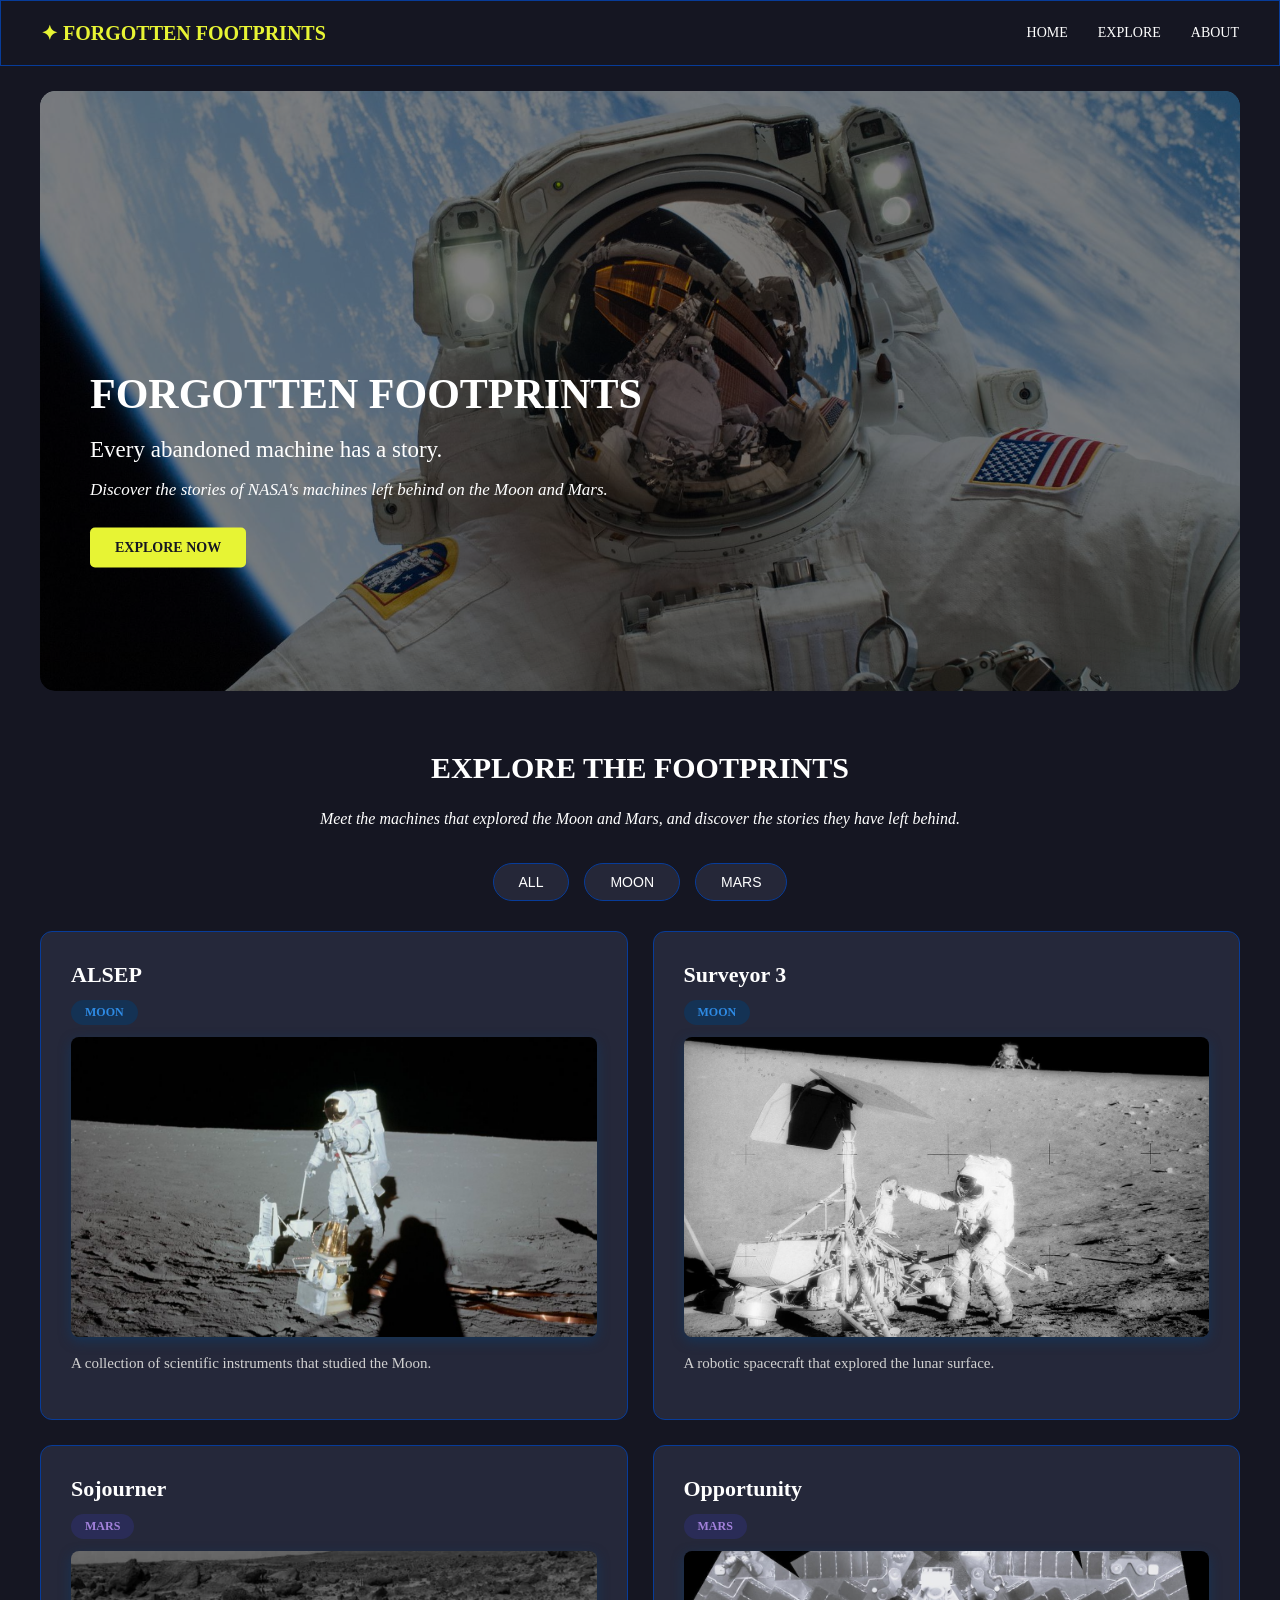
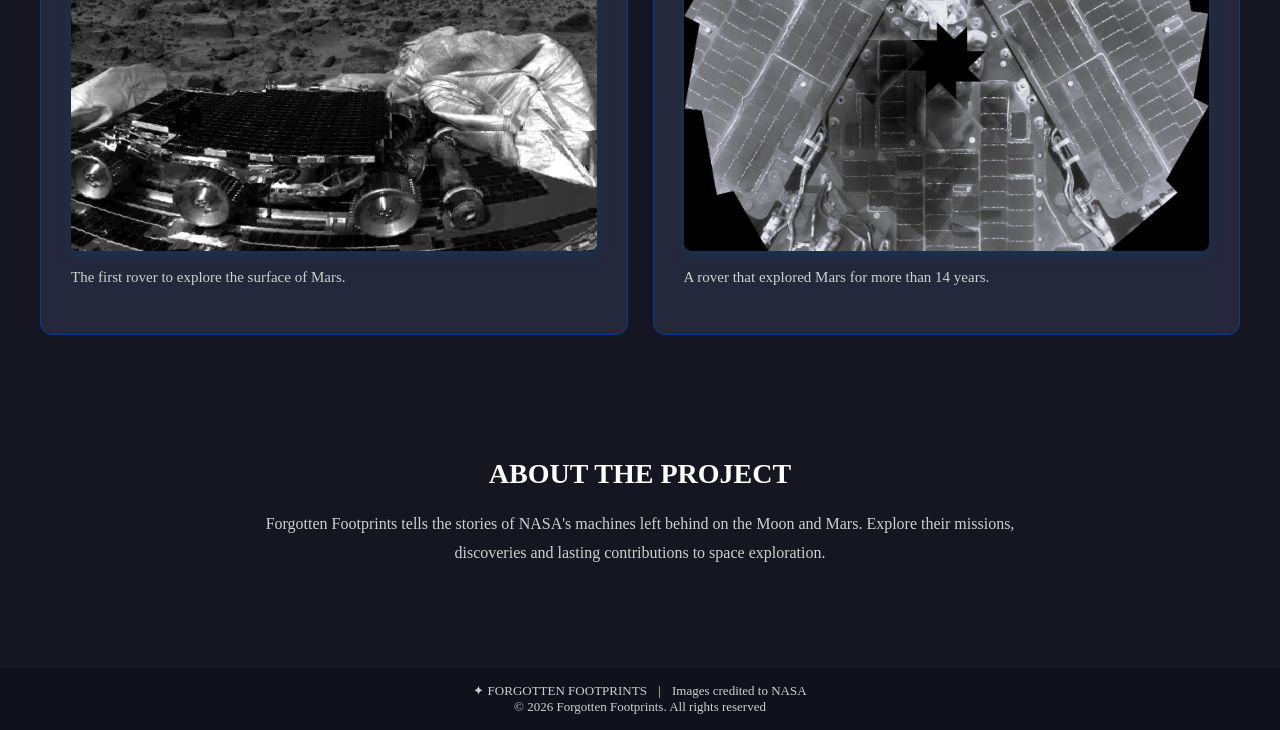
<file: index.html>
<!DOCTYPE html>
<html lang="en">
    <head>
        <meta charset="UTF-8">
        <meta name="viewport" content="width=device-width, initial-scale=1.0">
        <title>Forgotten Footprints</title>

        <link rel="stylesheet" href="style.css">
    </head>
    <body id="home">
        <nav class="navbar">
            <div class="logo">✦ FORGOTTEN FOOTPRINTS</div>
            <div class="nav-links">
                <a href="#home">HOME</a>
                <a href="#explore">EXPLORE</a>
                <a href="#about">ABOUT</a>
            </div>
        </nav>

        <section class="hero-banner">

            <img src="Images/hero-space.jpg" alt="Astronaut floating above Earth">
            
            <div class="hero-content">
                <h1>FORGOTTEN FOOTPRINTS</h1>
                <h2>Every abandoned machine has a story.</h2>
                <p>Discover the stories of NASA's machines left behind on the Moon and Mars.</p>
                <a href="#explore" class="explore-button">EXPLORE NOW</a>
            </div>
        </section>

        <section class="explore-section" id="explore">

            <h2>EXPLORE THE FOOTPRINTS</h2>

            <p class="explore-description">
                Meet the machines that explored the Moon and Mars,
                and discover the stories they have left behind.
            </p>

            <div class="filter-buttons">
                <button data-filter="all">ALL</button>
                <button data-filter="moon">MOON</button>
                <button data-filter="mars">MARS</button>
            </div>

            <div class="machine-container">

                <a href="alsep.html" class="machine-card" data-planet="moon">
                    <h3>ALSEP</h3>
                    <span class="planet-label moon">MOON</span>
                    
                    <img src="Images/ALSEP/alsep-alan-bean-deployment.jpg.jpg" alt="ALSEP deployment on the Moon">

                    <p>A collection of scientific instruments that studied the Moon.</p>

                </a>
                <a href="surveyor-3.html" class="machine-card" data-planet="moon">
                    <h3>Surveyor 3</h3>
                    <span class="planet-label moon">MOON</span>

                    <img class="surveyor-thumb" src="Images/Surveyor-3/surveyor-3-apollo-12-lunar-module.jpg" alt="surveyor-3-apollo-12-lunar-module">
                    
                    <p>A robotic spacecraft that explored the lunar surface.</p>
                </a>

                <a href="sojourner.html" class="machine-card" data-planet="mars">
                    <h3>Sojourner</h3>
                    <span class="planet-label mars">MARS</span>

                    <img src="Images/Sojourner/sojourner-before-deployment-t.jpg" alt="Sojourner rover before deployment on Mars">

                    <p>The first rover to explore the surface of Mars.</p>
                </a>

                <a href="opportunity.html" class="machine-card" data-planet="mars">
                    <h3>Opportunity</h3>
                    <span class="planet-label mars">MARS</span>

                    <img src="Images/Opportunity/opportunity-self-portrait-baw.jpg" alt="opportunity-self-portrait-baw">
                    <p>A rover that explored Mars for more than 14 years.</p>
                </a>


            </div>

        </section>
        <section class="about-section" id="about">
            <h2>ABOUT THE PROJECT</h2>
                <p>
                    Forgotten Footprints tells the stories of NASA's machines
                    left behind on the Moon and Mars. Explore their missions,
                    discoveries and lasting contributions to space exploration.
                </p>
        </section>
            <footer class="footer">
                <p>✦ FORGOTTEN FOOTPRINTS <span>|</span> Images credited to NASA</p>
                <p>© 2026 Forgotten Footprints. All rights reserved</p>
            </footer>

            <script src="script.js"></script>
    </body>
</html>
</file>
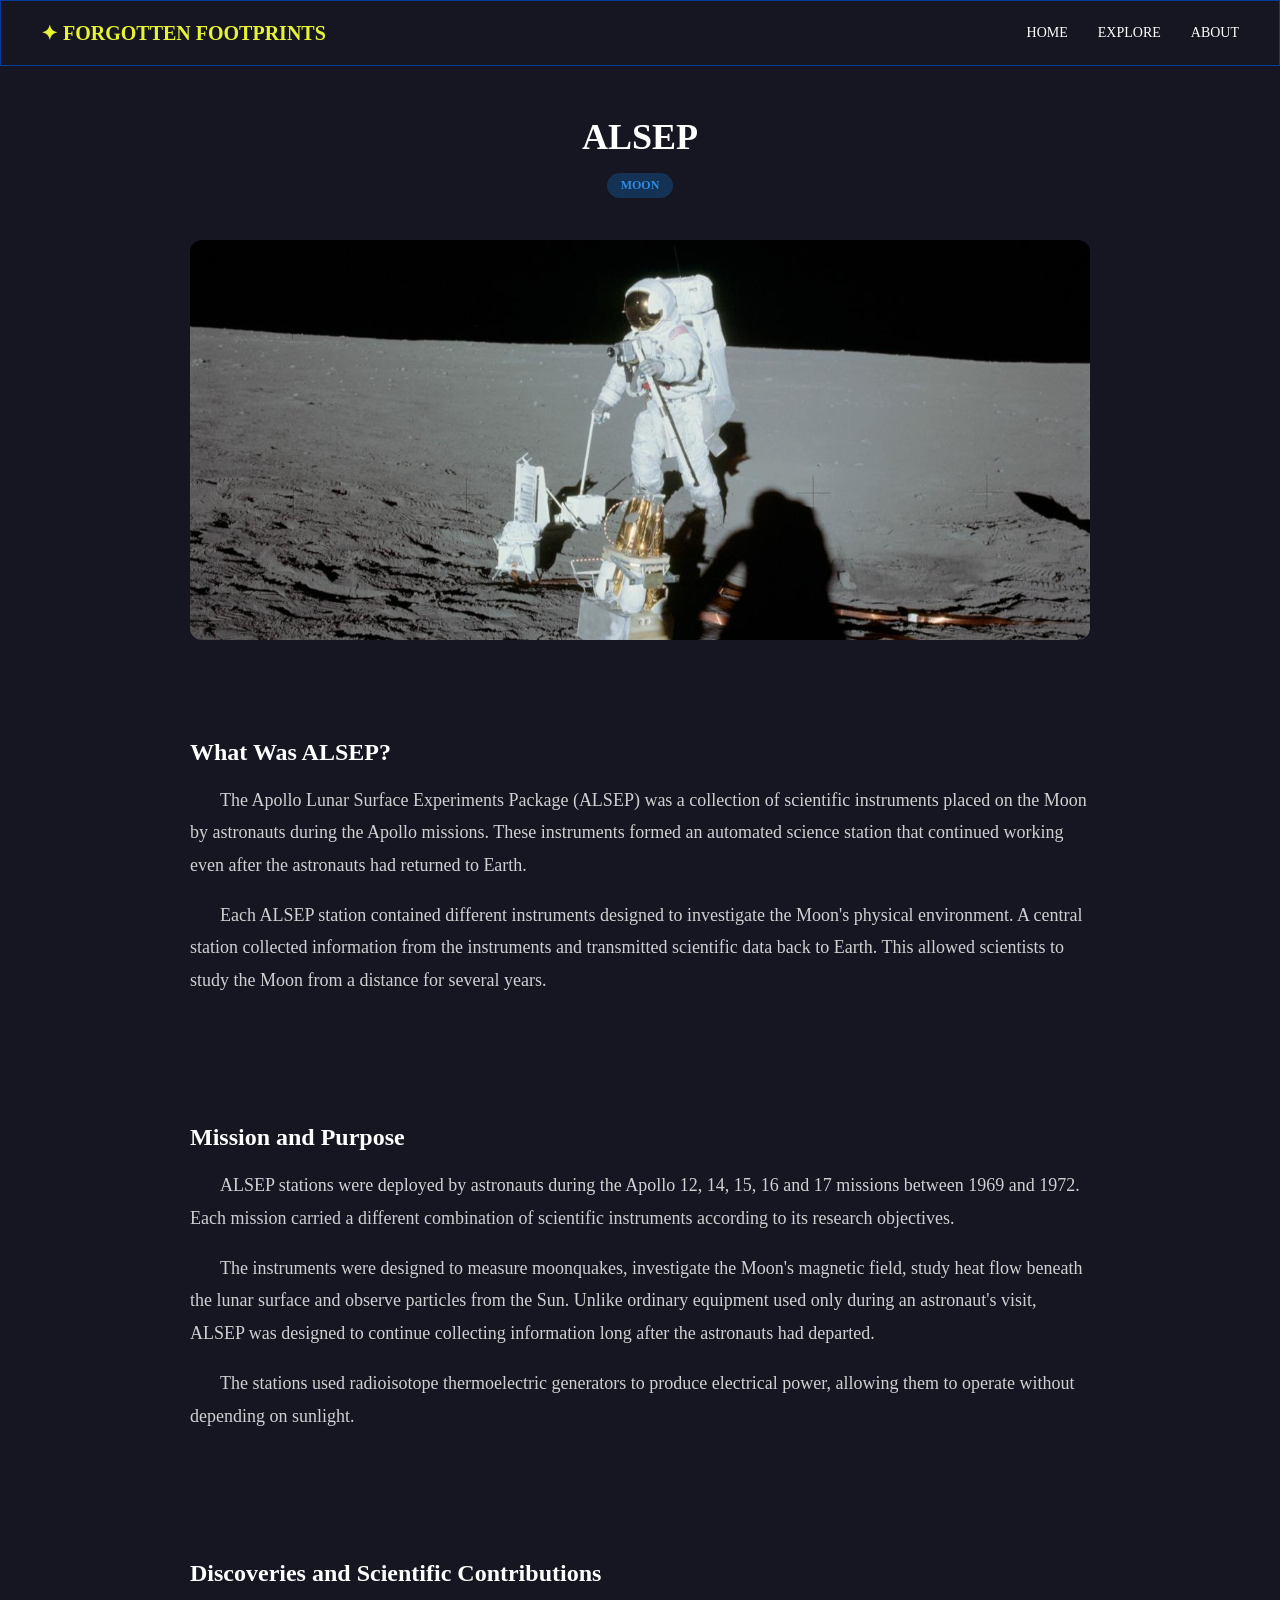
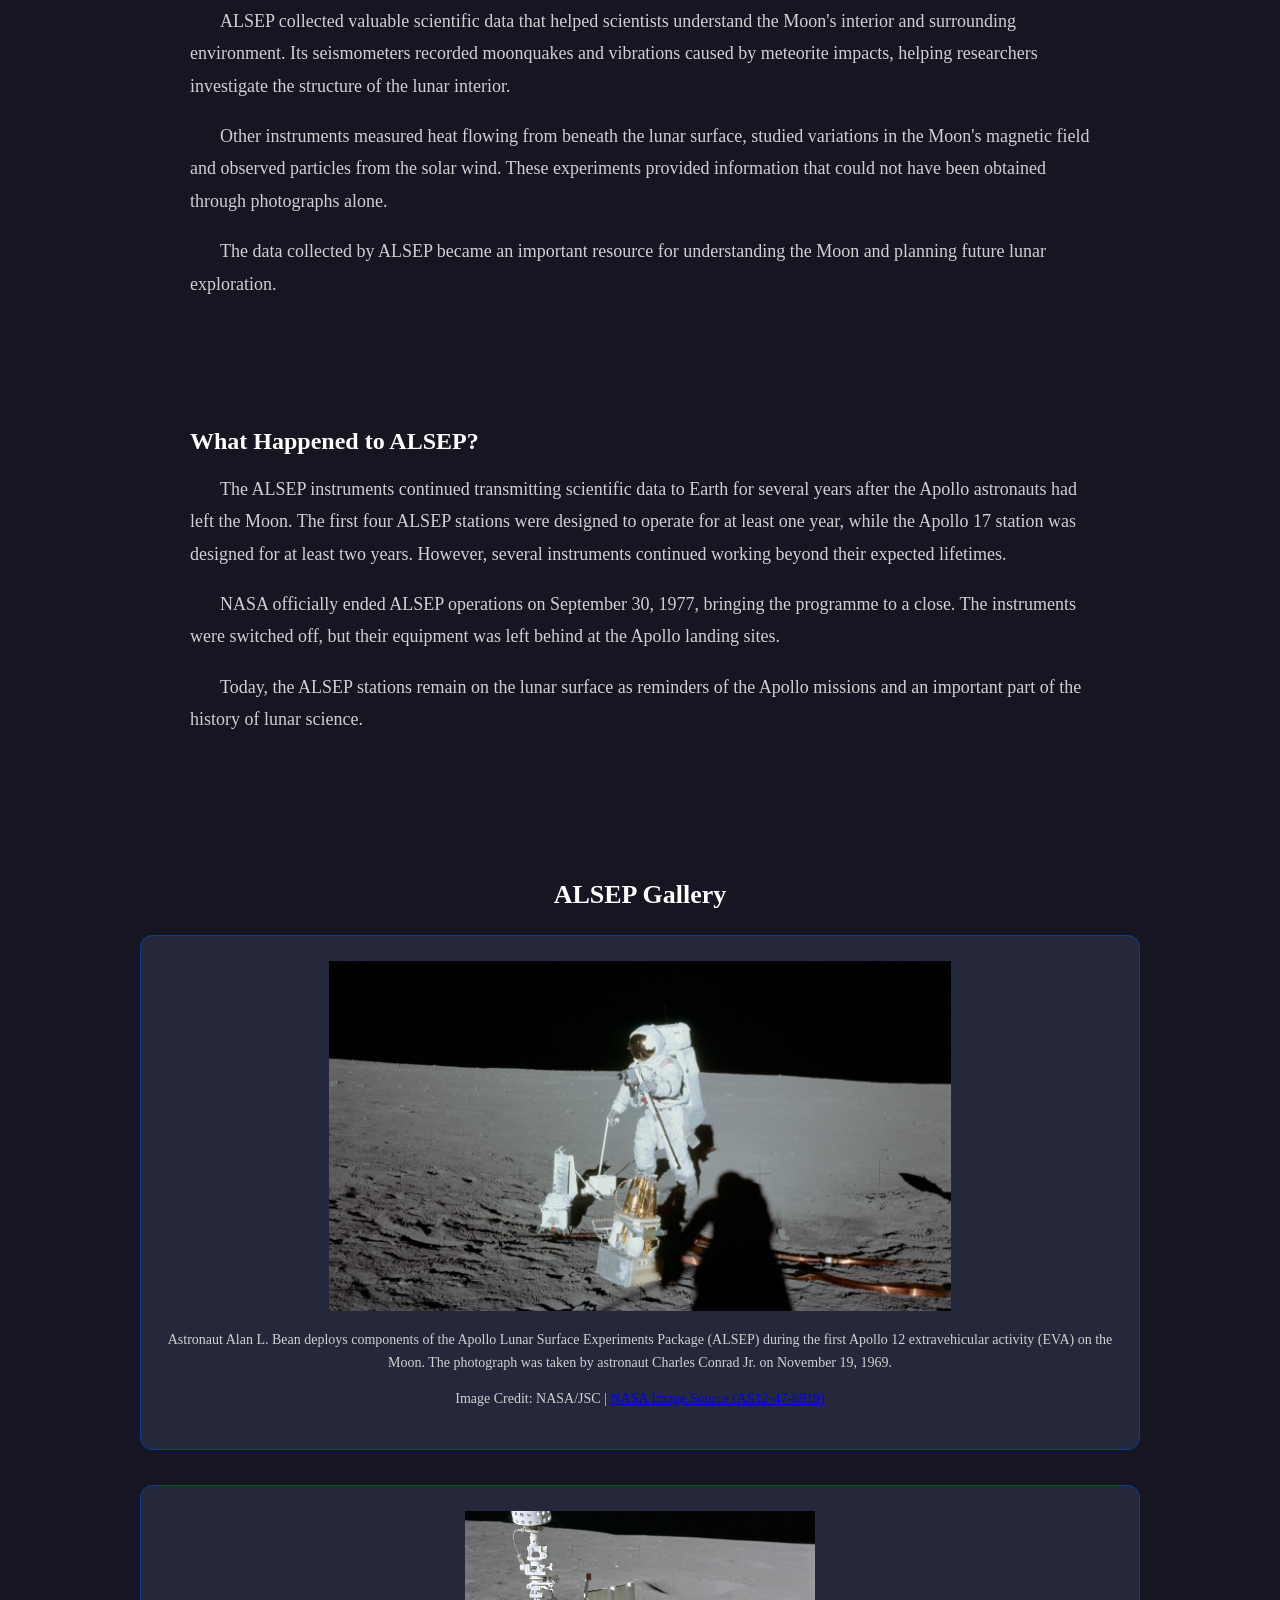
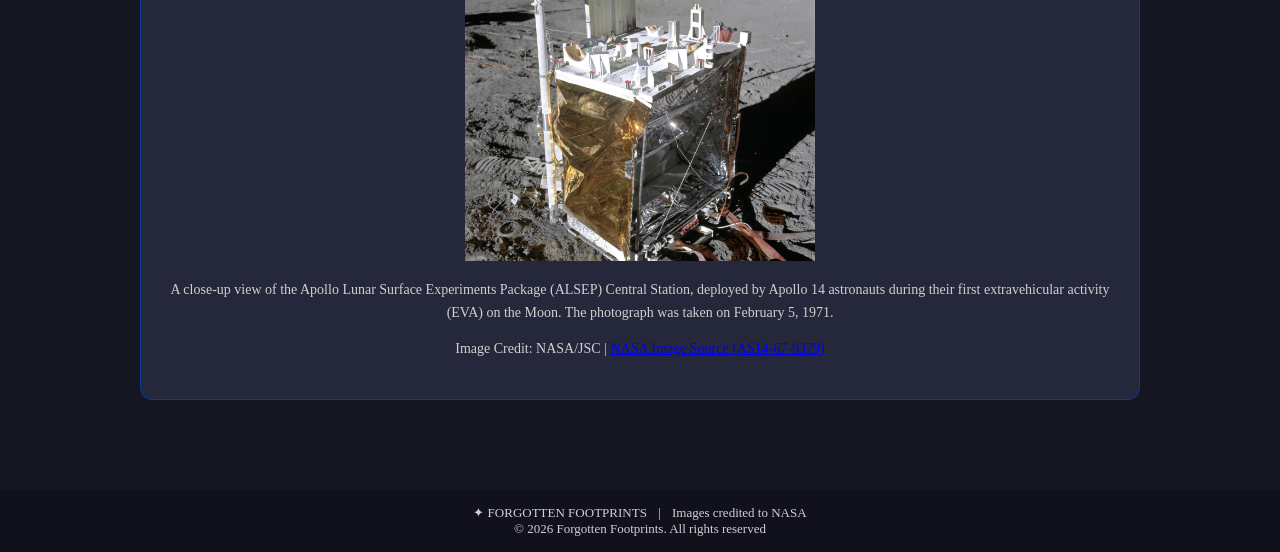
<file: alsep.html>
<!DOCTYPE html>
<html lang="en">
    <head>
        <meta charset="UTF-8">
        <meta name="viewport" content="width=device-width, initial-scale=1.0">
        <title>ALSEP | Forgotten Footprints</title> 

        <link rel="stylesheet" href="style.css">
    </head>

    <body>
        <nav class="navbar">
            <div class="logo">✦ FORGOTTEN FOOTPRINTS</div>

            <div class="nav-links">
                <a href="index.html">HOME</a>
                <a href="index.html#explore">EXPLORE</a>
                <a href="index.html#about">ABOUT</a>
            </div>
        </nav>

        <section class="machine-header">
            <h1>ALSEP</h1>
            <span class="planet-label moon">MOON</span>
        </section>

        <section class="machine-hero">
            <img src="Images/ALSEP/alsep-alan-bean-deployment.jpg.jpg" alt="alsep-alan-bean-deployments">
        </section>

        <section class="story-section">
            <h2>What Was ALSEP?</h2>
            <p>
                The Apollo Lunar Surface Experiments Package (ALSEP) was a 
                collection of scientific instruments placed on the Moon by 
                astronauts during the Apollo missions. These instruments 
                formed an automated science station that continued working 
                even after the astronauts had returned to Earth.
            </p>

            <p>
                Each ALSEP station contained different instruments designed 
                to investigate the Moon's physical environment. A central 
                station collected information from the instruments and 
                transmitted scientific data back to Earth. This allowed 
                scientists to study the Moon from a distance for several years.
            </p>
        </section>

        <section class="story-section">
            <h2>Mission and Purpose</h2>
            <p>
                ALSEP stations were deployed by astronauts during the Apollo 
                12, 14, 15, 16 and 17 missions between 1969 and 1972. Each 
                mission carried a different combination of scientific instruments 
                according to its research objectives.
            </p>

            <p>
                 The instruments were designed to measure moonquakes, investigate 
                 the Moon's magnetic field, study heat flow beneath the lunar 
                 surface and observe particles from the Sun. Unlike ordinary 
                 equipment used only during an astronaut's visit, ALSEP was 
                 designed to continue collecting information long after the 
                 astronauts had departed.
            </p>

            <p>
               The stations used radioisotope thermoelectric generators to 
               produce electrical power, allowing them to operate without depending on sunlight.
            </p>
            
        </section>

        <section class="story-section">
            <h2>Discoveries and Scientific Contributions</h2>
            <p>
                ALSEP collected valuable scientific data that helped scientists 
                understand the Moon's interior and surrounding environment. 
                Its seismometers recorded moonquakes and vibrations caused by 
                meteorite impacts, helping researchers investigate the structure 
                of the lunar interior.
            </p>

            <p>
                Other instruments measured heat flowing from beneath the lunar 
                surface, studied variations in the Moon's magnetic field and 
                observed particles from the solar wind. These experiments provided 
                information that could not have been obtained through photographs alone.
            </p>

            <p>
                The data collected by ALSEP became an important resource for 
                understanding the Moon and planning future lunar exploration.
            </p>
        </section>

        <section class="story-section">
            <h2>What Happened to ALSEP?</h2>
            <p>
                The ALSEP instruments continued transmitting scientific data 
                to Earth for several years after the Apollo astronauts had 
                left the Moon. The first four ALSEP stations were designed to operate
                for at least one year, while the Apollo 17 station was designed
                for at least two years. However, several instruments continued
                working beyond their expected lifetimes.
            </p>

            <p>
                NASA officially ended ALSEP operations on September 30, 1977, 
                bringing the programme to a close. The instruments were switched off, 
                but their equipment was left behind at the Apollo landing sites.
            </p>

            <p>
                Today, the ALSEP stations remain on the lunar surface as reminders of 
                the Apollo missions and an important part of the history of lunar science.
            </p>
        </section>

        <section class="image-gallery">

            <h2>ALSEP Gallery</h2>
            <div class="gallery-container">
                <div class="gallery-item">
                    <img src="Images/ALSEP/alsep-alan-bean-deployment-t.jpg" alt="ALSEP equipment on the lunar surface">
                    <p>
                        Astronaut Alan L. Bean deploys components of the Apollo Lunar Surface
                        Experiments Package (ALSEP) during the first Apollo 12 extravehicular
                        activity (EVA) on the Moon. The photograph was taken by astronaut
                        Charles Conrad Jr. on November 19, 1969.
                    </p>
                    <p class="image-credit">
                        Image Credit: NASA/JSC |
                        <a href="https://images.nasa.gov/details/as12-47-6919"
                        target="_blank" rel="noopener noreferrer">
                        NASA Image Source (AS12-47-6919)
                        </a>
                    </p>
                </div>

                <div class="gallery-item">
                    <img src="Images/ALSEP/alsep-central-station.jpg.jpg" alt="ALSEP scientific instruments">
                    <p>
                        A close-up view of the Apollo Lunar Surface Experiments Package
                        (ALSEP) Central Station, deployed by Apollo 14 astronauts during
                        their first extravehicular activity (EVA) on the Moon. The photograph
                        was taken on February 5, 1971.
                    </p>
                    <p class="image-credit">
                        Image Credit: NASA/JSC |
                        <a href="https://images.nasa.gov/details/as14-67-09379"
                        target="_blank" rel="noopener noreferrer">
                        NASA Image Source (AS14-67-9379)
                        </a>
                    </p>
                </div>
            </div>
            
        </section>

        <footer class="footer">
            <p>✦ FORGOTTEN FOOTPRINTS <span>|</span> Images credited to NASA</p>
            <p>© 2026 Forgotten Footprints. All rights reserved</p>
        </footer>

    </body>
</html>
</file>
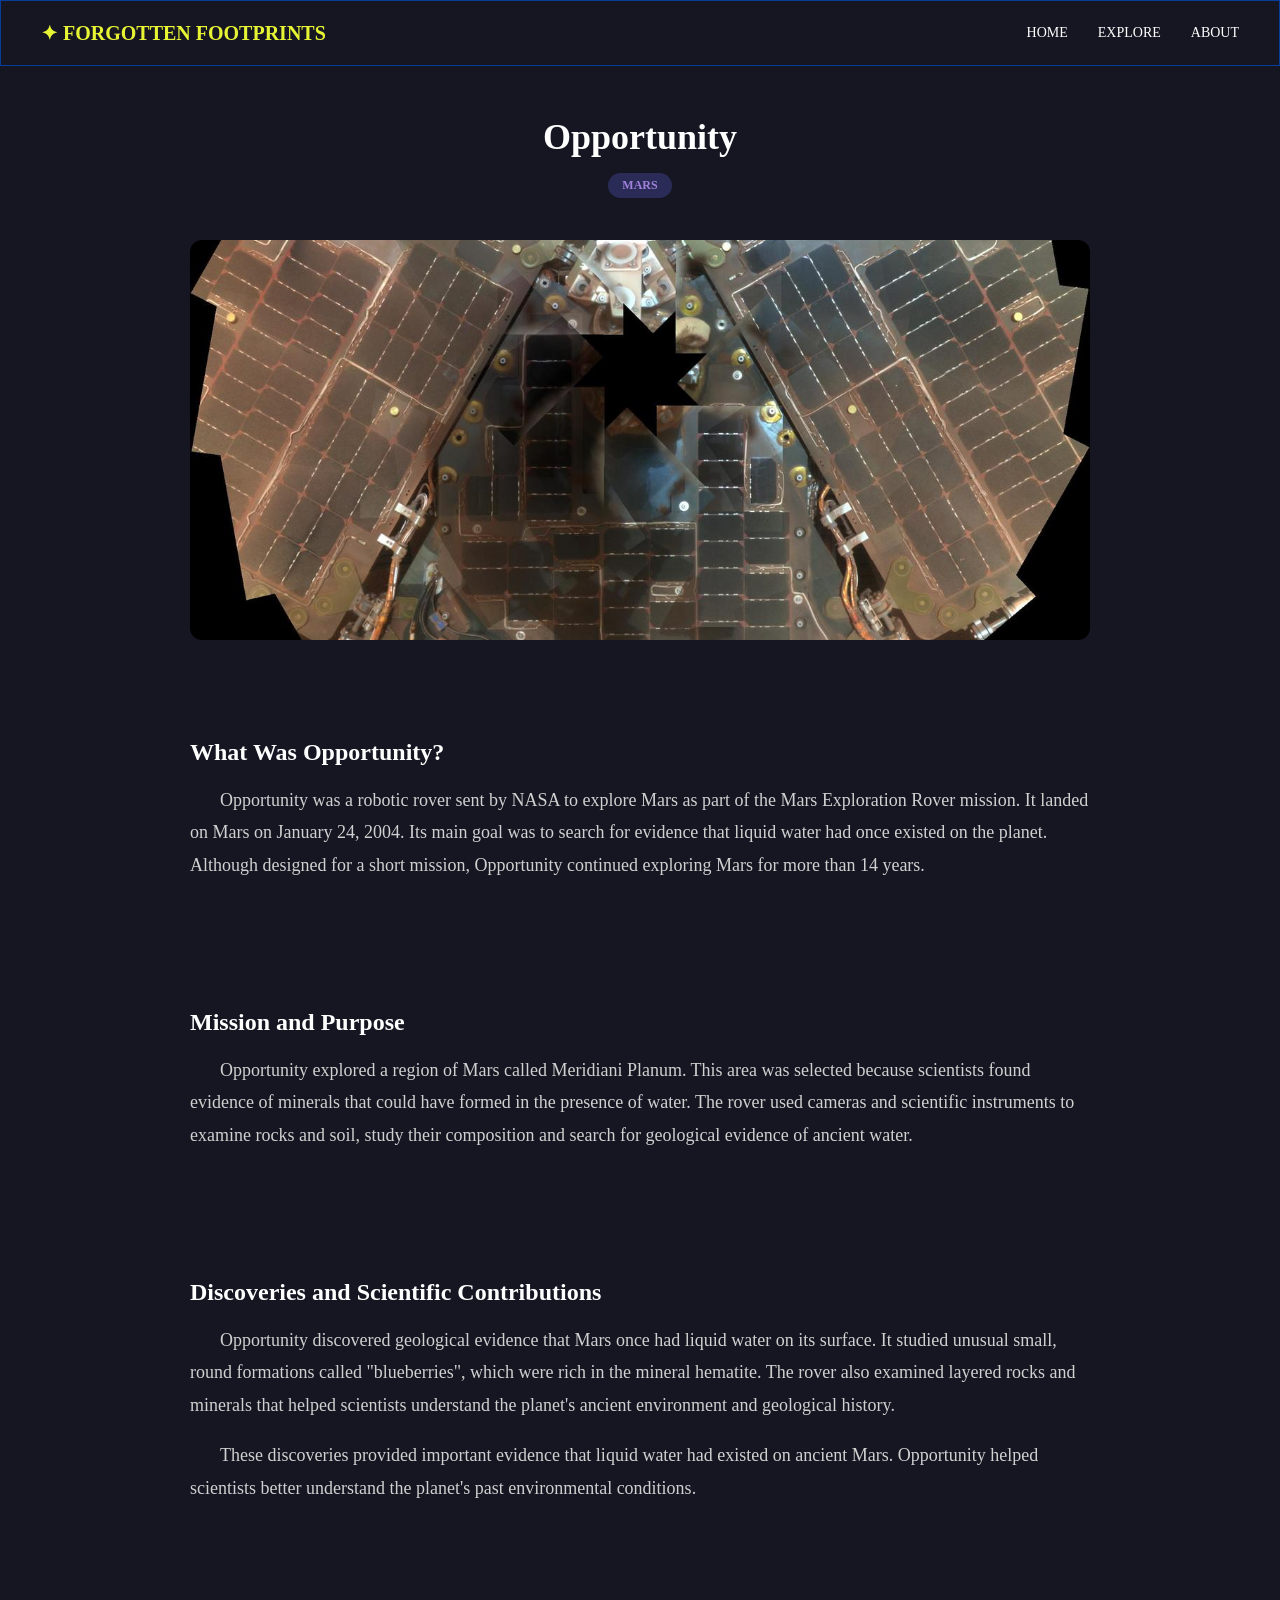
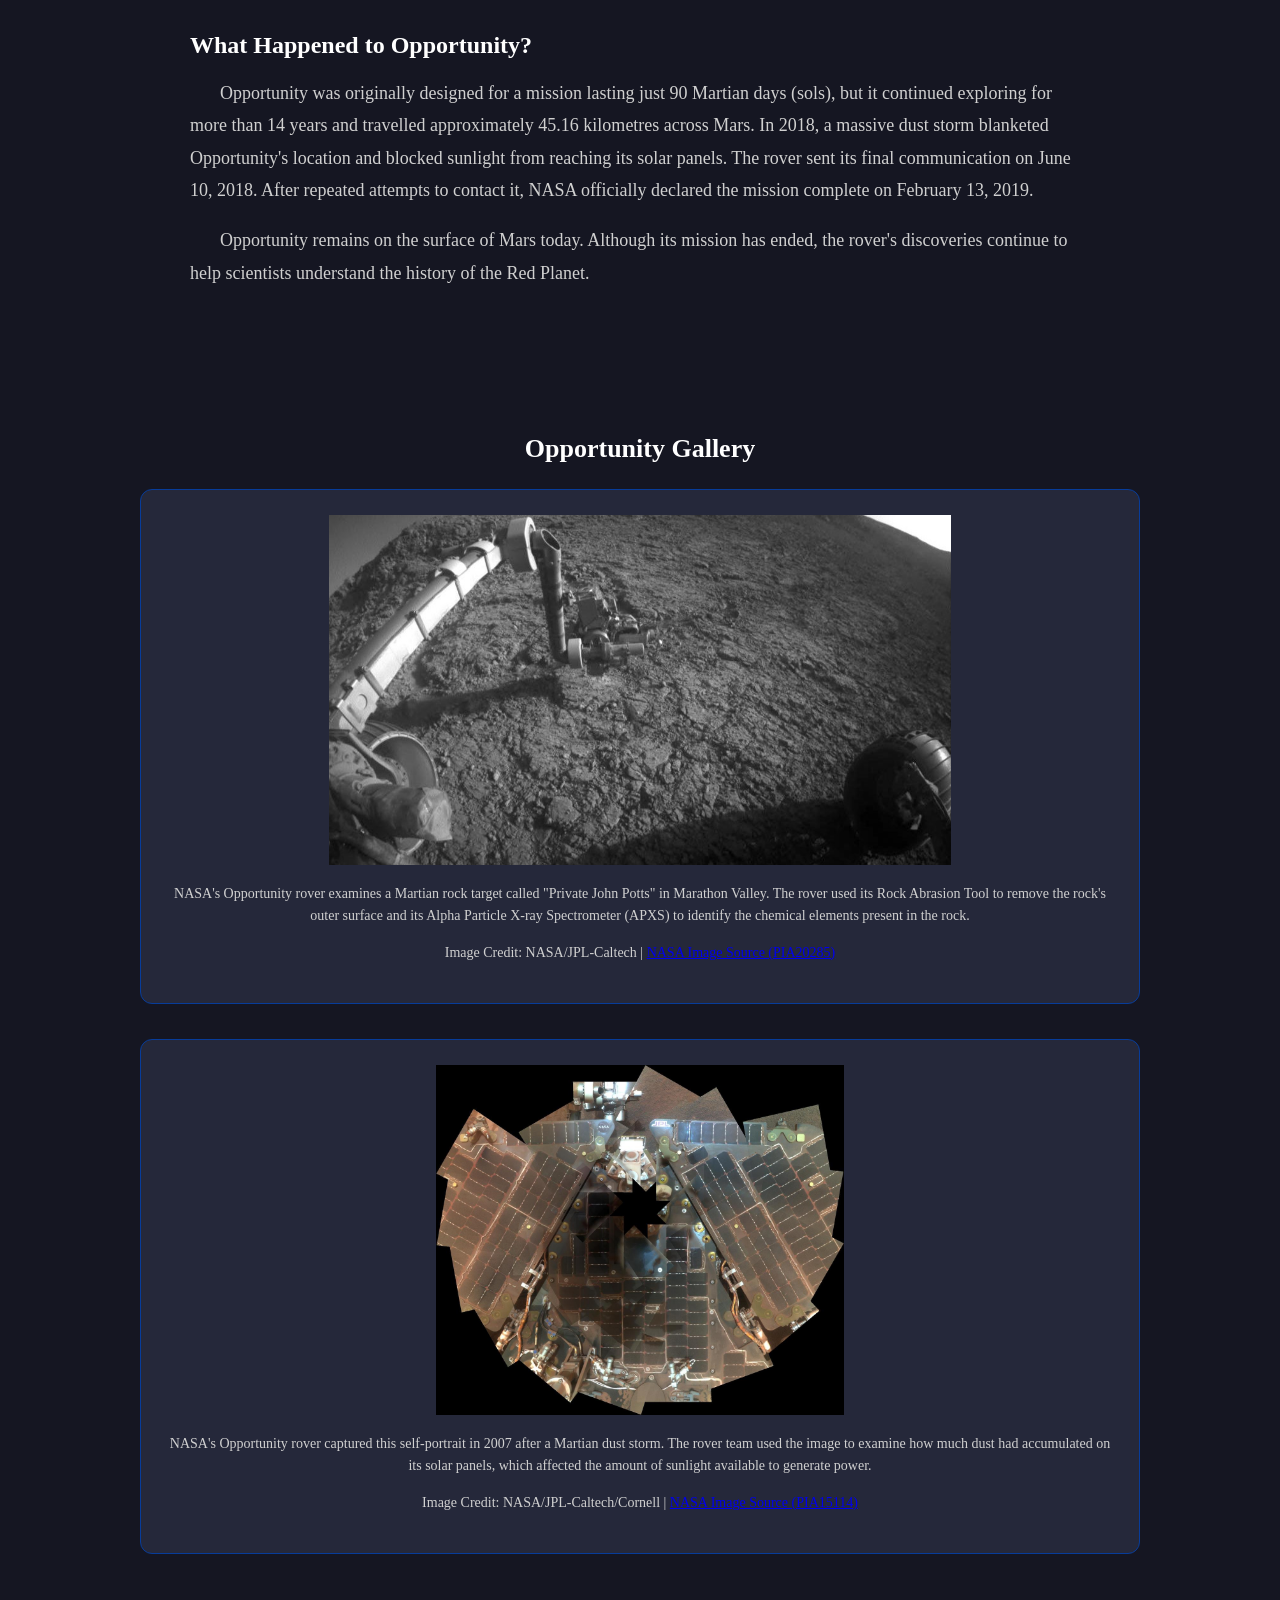
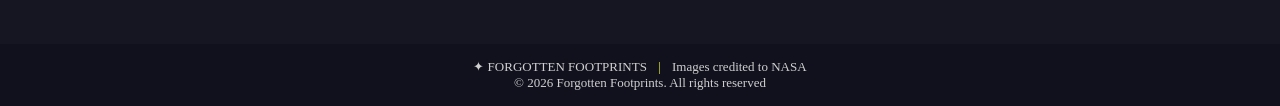
<file: opportunity.html>
<!DOCTYPE html>
<html lang="en">
    <head>
        <meta charset="UTF-8">
        <meta name="viewport" content="width=device-width, initial-scale=1.0">
        <title>Opportunity | Forgotten Footprints</title> 

        <link rel="stylesheet" href="style.css">
    </head>

    <body>
        <nav class="navbar">
            <div class="logo">✦ FORGOTTEN FOOTPRINTS</div>

            <div class="nav-links">
                <a href="index.html">HOME</a>
                <a href="index.html#explore">EXPLORE</a>
                <a href="index.html#about">ABOUT</a>
            </div>
        </nav>

        <section class="machine-header">
            <h1>Opportunity</h1>
            <span class="planet-label mars">MARS</span>
        </section>

        <section class="machine-hero">
            <img src="Images/Opportunity/opportunity-self-portrait.jpg" alt="opportunity-self-portrait">
        </section>

        <section class="story-section">
            <h2>What Was Opportunity?</h2>
            <p>
                Opportunity was a robotic rover sent by NASA to explore
                Mars as part of the Mars Exploration Rover mission.
                It landed on Mars on January 24, 2004. Its main goal
                was to search for evidence that liquid water had once
                existed on the planet. Although designed for a short
                mission, Opportunity continued exploring Mars for
                more than 14 years.
            </p>
        </section>

        <section class="story-section">
            <h2>Mission and Purpose</h2>
            <p>
                Opportunity explored a region of Mars called Meridiani
                Planum. This area was selected because scientists
                found evidence of minerals that could have formed
                in the presence of water. The rover used cameras and
                scientific instruments to examine rocks and soil,
                study their composition and search for geological
                evidence of ancient water.
            </p>
        </section>

        <section class="story-section">
            <h2>Discoveries and Scientific Contributions</h2>
            <p>
                Opportunity discovered geological evidence that Mars
                once had liquid water on its surface. It studied
                unusual small, round formations called "blueberries",
                which were rich in the mineral hematite. The rover
                also examined layered rocks and minerals that helped
                scientists understand the planet's ancient environment
                and geological history.
            </p>

            <p>
                These discoveries provided important evidence that
                liquid water had existed on ancient Mars. Opportunity
                helped scientists better understand the planet's
                past environmental conditions.
            </p>
        </section>

        <section class="story-section">
            <h2>What Happened to Opportunity?</h2>
            <p>
                Opportunity was originally designed for a mission
                lasting just 90 Martian days (sols), but it continued
                exploring for more than 14 years and travelled
                approximately 45.16 kilometres across Mars.
                In 2018, a massive dust storm blanketed Opportunity's
                location and blocked sunlight from reaching its solar panels.
                The rover sent its final communication on June 10,
                2018. After repeated attempts to contact it, NASA
                officially declared the mission complete on
                February 13, 2019.
            </p>

            <p>
                Opportunity remains on the surface of Mars today.
                Although its mission has ended, the rover's discoveries
                continue to help scientists understand the history
                of the Red Planet.
            </p>
        </section>

        <section class="image-gallery">
            <h2>Opportunity Gallery</h2>
            <div class="gallery-container">
                <div class="gallery-item">
                    <img src="Images/Opportunity/opportunity-rock-examination.jpg" alt="opportunity-rock-examination">
                    <p>
                        NASA's Opportunity rover examines a Martian rock target 
                       called "Private John Potts" in Marathon Valley. The rover 
                       used its Rock Abrasion Tool to remove the rock's outer 
                       surface and its Alpha Particle X-ray Spectrometer 
                       (APXS) to identify the chemical elements present 
                       in the rock.
                    </p>
                    <p class="image-credit">
                        Image Credit: NASA/JPL-Caltech |
                        <a href="https://science.nasa.gov/photojournal/mars-rover-opportunity-at-rock-abrasion-target-potts/"
                        target="_blank" rel="noopener noreferrer">
                        NASA Image Source (PIA20285)
                        </a>
                    </p>
                    
                </div>

                <div class="gallery-item">
                    <img src="Images/Opportunity/opportunity-self-portrait.jpg" alt="opportunity-self-portrait.jpg">
                    <p>NASA's Opportunity rover captured this self-portrait 
                        in 2007 after a Martian dust storm. The rover team 
                        used the image to examine how much dust had accumulated 
                        on its solar panels, which affected the amount of sunlight 
                        available to generate power.
                    </p>

                    <p class="image-credit">
                        Image Credit: NASA/JPL-Caltech/Cornell |
                        <a href="https://science.nasa.gov/photojournal/opportunity-rover-self-portrait-from-2007/"
                        target="_blank" rel="noopener noreferrer">
                        NASA Image Source (PIA15114)
                        </a>
                    </p>
                    
                </div>
            </div>
            
        </section>

        <footer class="footer">
            <p>✦ FORGOTTEN FOOTPRINTS <span>|</span> Images credited to NASA</p>
            <p>© 2026 Forgotten Footprints. All rights reserved</p>
        </footer>

    </body>
</html>
</file>
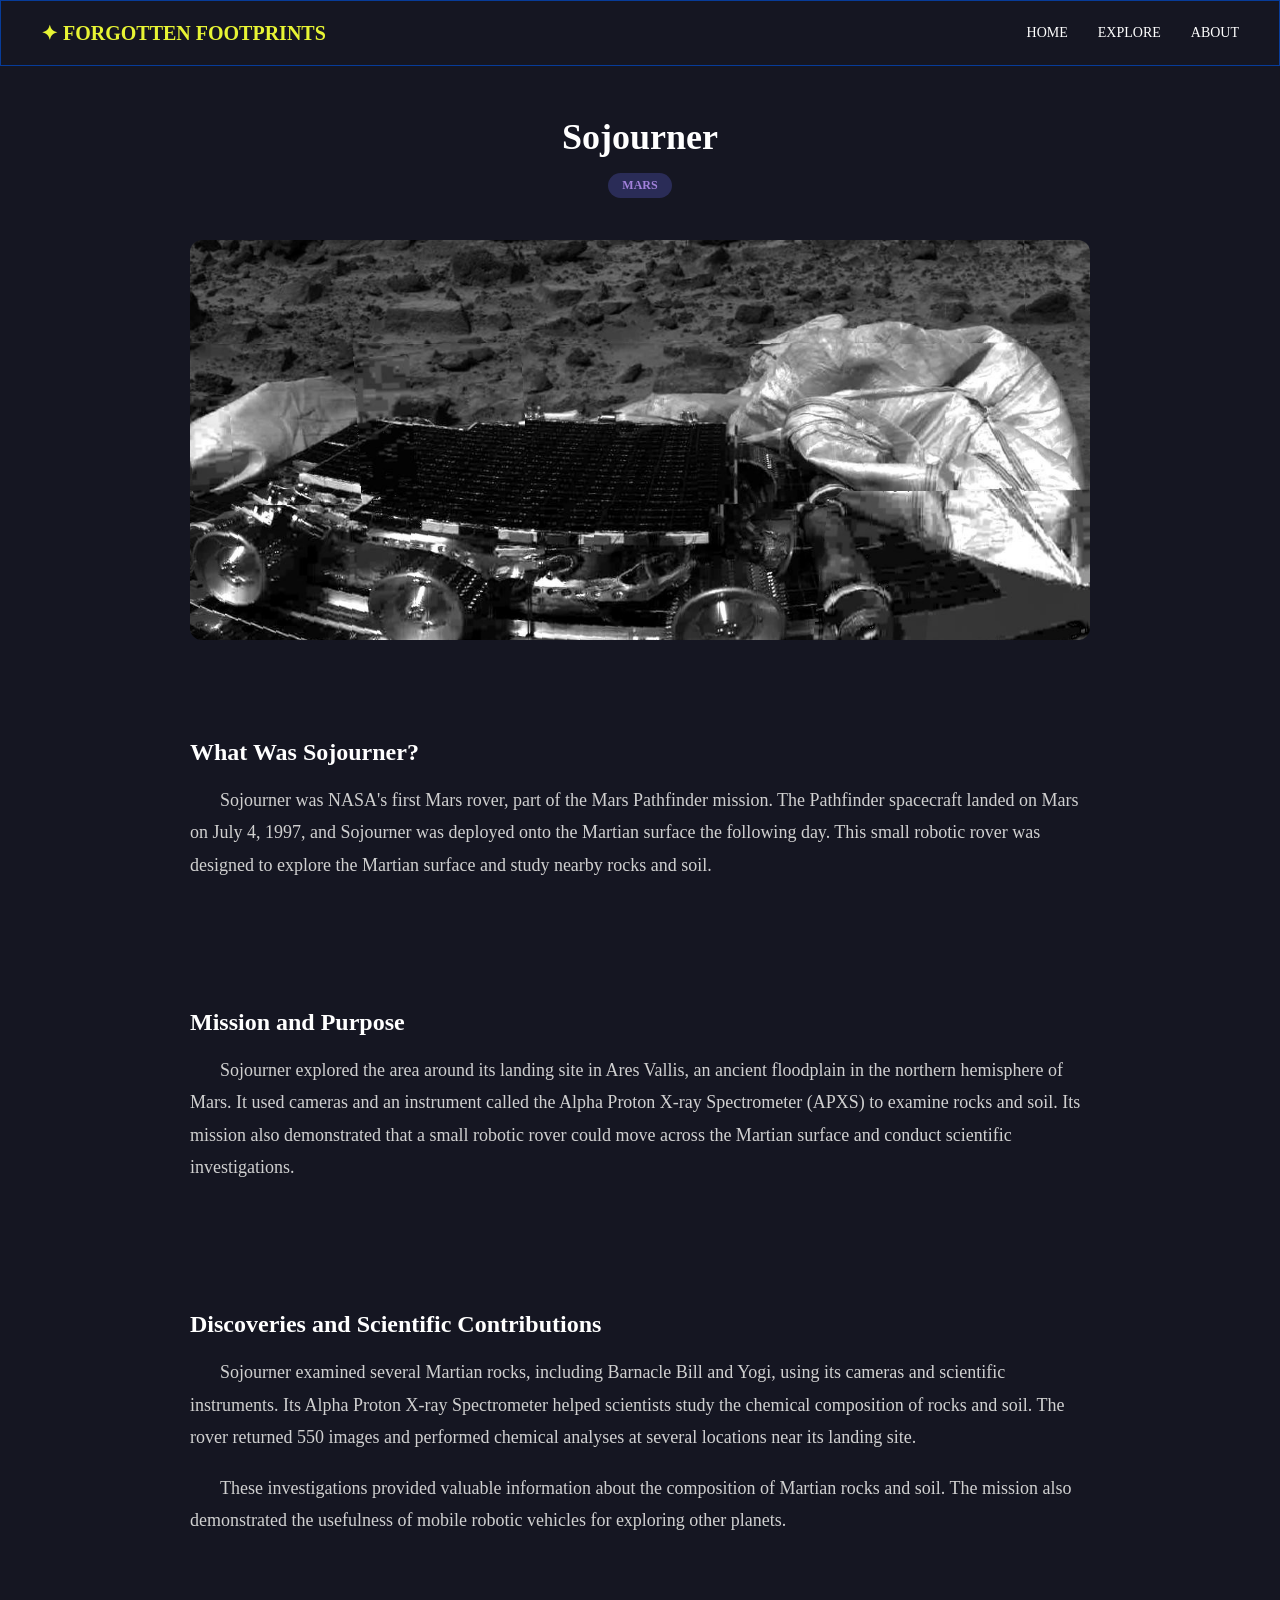
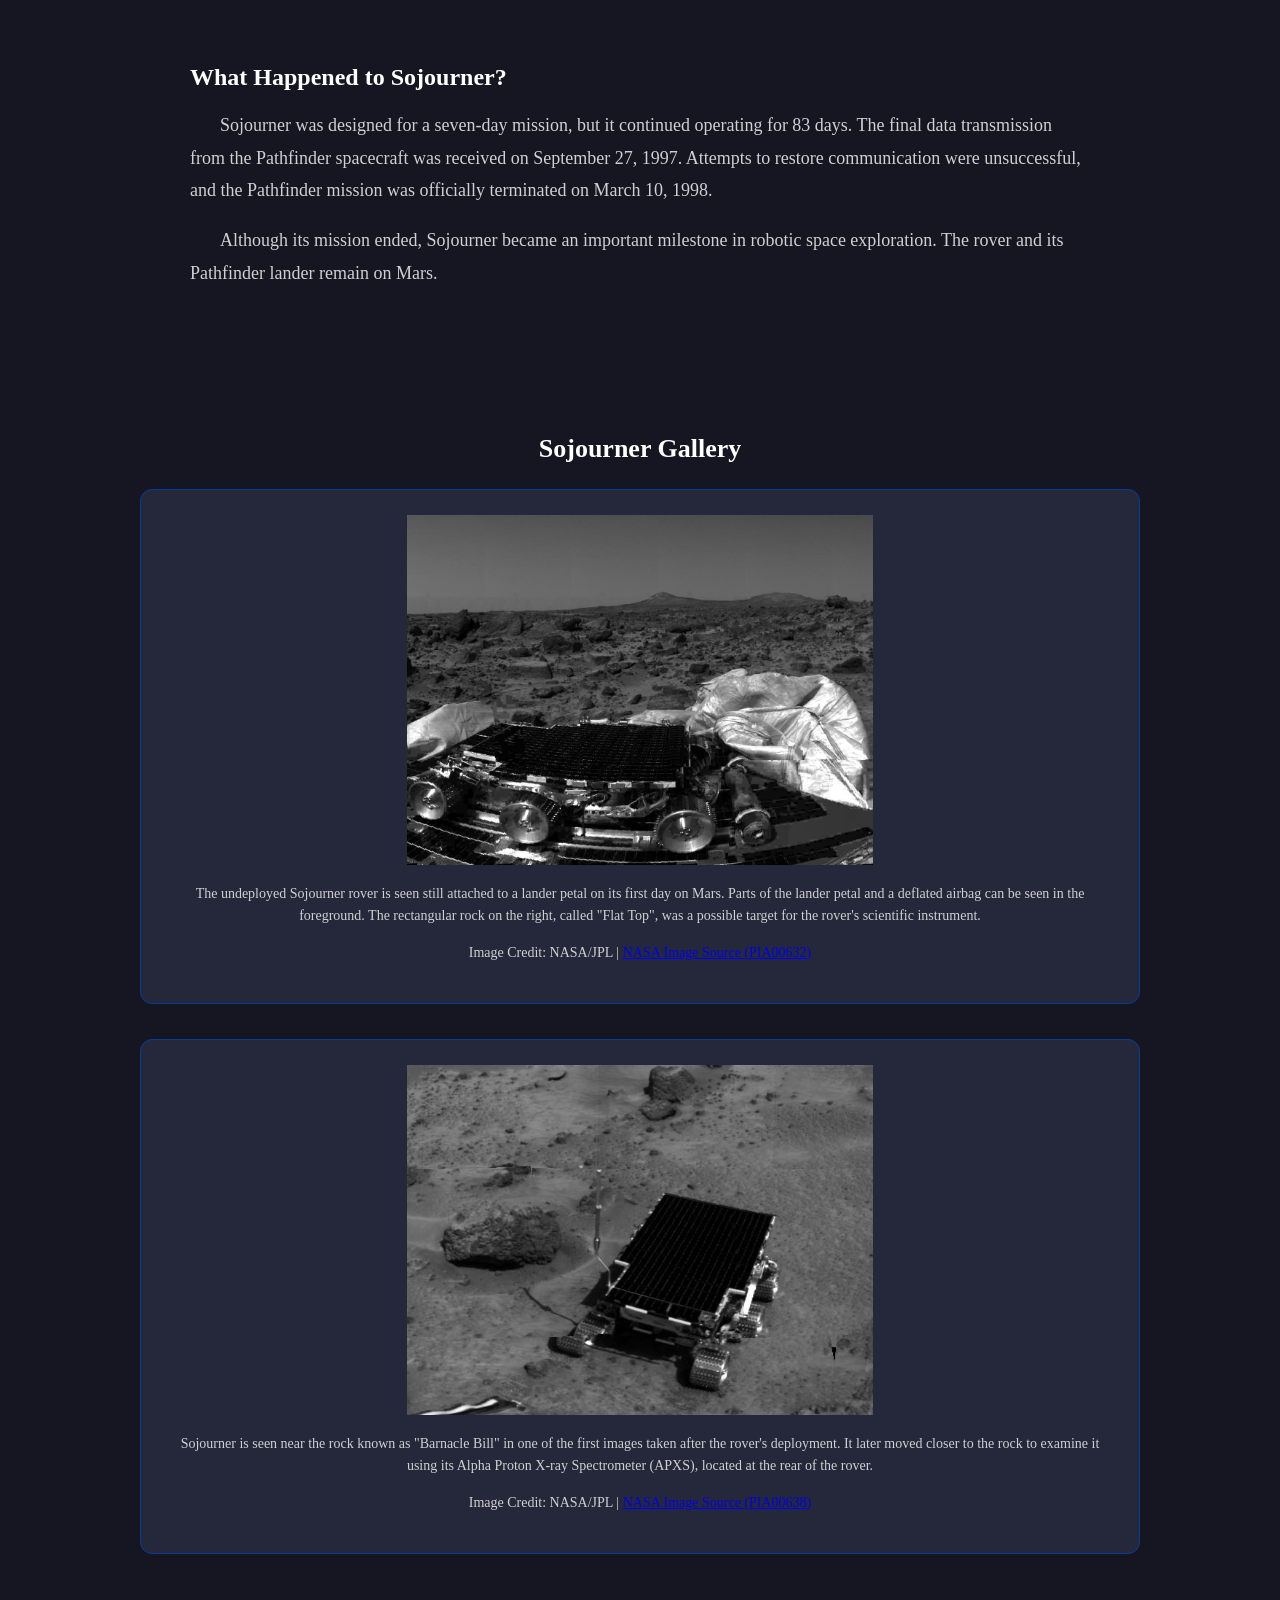
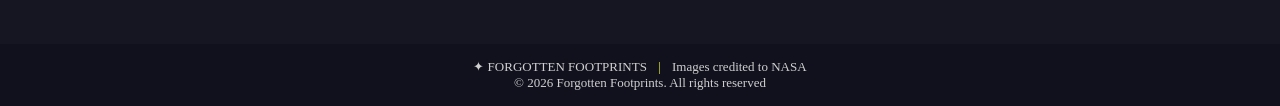
<file: sojourner.html>
<!DOCTYPE html>
<html lang="en">
    <head>
        <meta charset="UTF-8">
        <meta name="viewport" content="width=device-width, initial-scale=1.0">
        <title>Sojourner | Forgotten Footprints</title> 

        <link rel="stylesheet" href="style.css">
    </head>

    <body>
        <nav class="navbar">
            <div class="logo">✦ FORGOTTEN FOOTPRINTS</div>

            <div class="nav-links">
                <a href="index.html">HOME</a>
                <a href="index.html#explore">EXPLORE</a>
                <a href="index.html#about">ABOUT</a>
            </div>
        </nav>

        <section class="machine-header">
            <h1>Sojourner</h1>
            <span class="planet-label mars">MARS</span>
        </section>

        <section class="machine-hero">
            <img src="Images/Sojourner/sojourner-before-deployment-t.jpg" alt="sojourner-before-deployment">
        </section>

        <section class="story-section">
            <h2>What Was Sojourner?</h2>
            <p>
                Sojourner was NASA's first Mars rover, part of the
                Mars Pathfinder mission. The Pathfinder spacecraft
                landed on Mars on July 4, 1997, and Sojourner was
                deployed onto the Martian surface the following day.
                This small robotic rover was designed to explore the
                Martian surface and study nearby rocks and soil.
            </p>
        </section>

        <section class="story-section">
            <h2>Mission and Purpose</h2>
            <p>
                Sojourner explored the area around its landing site
                in Ares Vallis, an ancient floodplain in the northern
                hemisphere of Mars. It used cameras
                and an instrument called the Alpha Proton X-ray
                Spectrometer (APXS) to examine rocks and soil.
                Its mission also demonstrated that a small robotic
                rover could move across the Martian surface and
                conduct scientific investigations.
            </p>    
        </section>

        <section class="story-section">
            <h2>Discoveries and Scientific Contributions</h2>
            <p>
                Sojourner examined several Martian rocks, including
                Barnacle Bill and Yogi, using its cameras and
                scientific instruments. Its Alpha Proton X-ray
                Spectrometer helped scientists study the chemical
                composition of rocks and soil. The rover returned
                550 images and performed chemical analyses at
                several locations near its landing site.
            </p>

            <p>
                These investigations provided valuable information
                about the composition of Martian rocks and soil.
                The mission also demonstrated the usefulness of
                mobile robotic vehicles for exploring other planets.
            </p>
        </section>

        <section class="story-section">
            <h2>What Happened to Sojourner?</h2>
            <p>
                Sojourner was designed for a seven-day mission,
                but it continued operating for 83 days. The final
                data transmission from the Pathfinder spacecraft
                was received on September 27, 1997. Attempts to 
                restore communication were unsuccessful,
                and the Pathfinder mission was officially terminated
                on March 10, 1998.
            </p>

            <p>
                Although its mission ended, Sojourner became an
                important milestone in robotic space exploration.
                The rover and its Pathfinder lander remain on Mars.
            </p>
        </section>

        <section class="image-gallery">
            <h2>Sojourner Gallery</h2>
            <div class="gallery-container">
                <div class="gallery-item">
                    <img src="Images/Sojourner/sojourner-before-deployment.jpg" alt="sojourner-before-deployment">
                    <p>
                        The undeployed Sojourner rover is seen still attached
                        to a lander petal on its first day on Mars. Parts of
                        the lander petal and a deflated airbag can be seen
                        in the foreground. The rectangular rock on the right,
                        called "Flat Top", was a possible target for the
                        rover's scientific instrument.
                    </p>
                    <p class="image-credit">
                        Image Credit: NASA/JPL |
                        <a href="https://images.nasa.gov/details/PIA00632"
                        target="_blank" rel="noopener noreferrer">
                        NASA Image Source (PIA00632)
                        </a>
                    </p>
                </div>

                <div class="gallery-item">
                    <img src="Images/Sojourner/Sojourner-near-Barnacle.jpg" alt="Sojourner-near-Barnacle">
                    <p>
                        Sojourner is seen near the rock known as "Barnacle
                        Bill" in one of the first images taken after the
                        rover's deployment. It later moved closer to the
                        rock to examine it using its Alpha Proton X-ray
                        Spectrometer (APXS), located at the rear of the rover.
                    </p>
                    <p class="image-credit">
                        Image Credit: NASA/JPL |
                        <a href="https://images.nasa.gov/details/PIA00638"
                        target="_blank" rel="noopener noreferrer">
                        NASA Image Source (PIA00638)
                        </a>
                    </p>
                </div>
            </div>
            
        </section>

        <footer class="footer">
            <p>✦ FORGOTTEN FOOTPRINTS <span>|</span> Images credited to NASA</p>
            <p>© 2026 Forgotten Footprints. All rights reserved</p>
        </footer>

    </body>
</html>
</file>
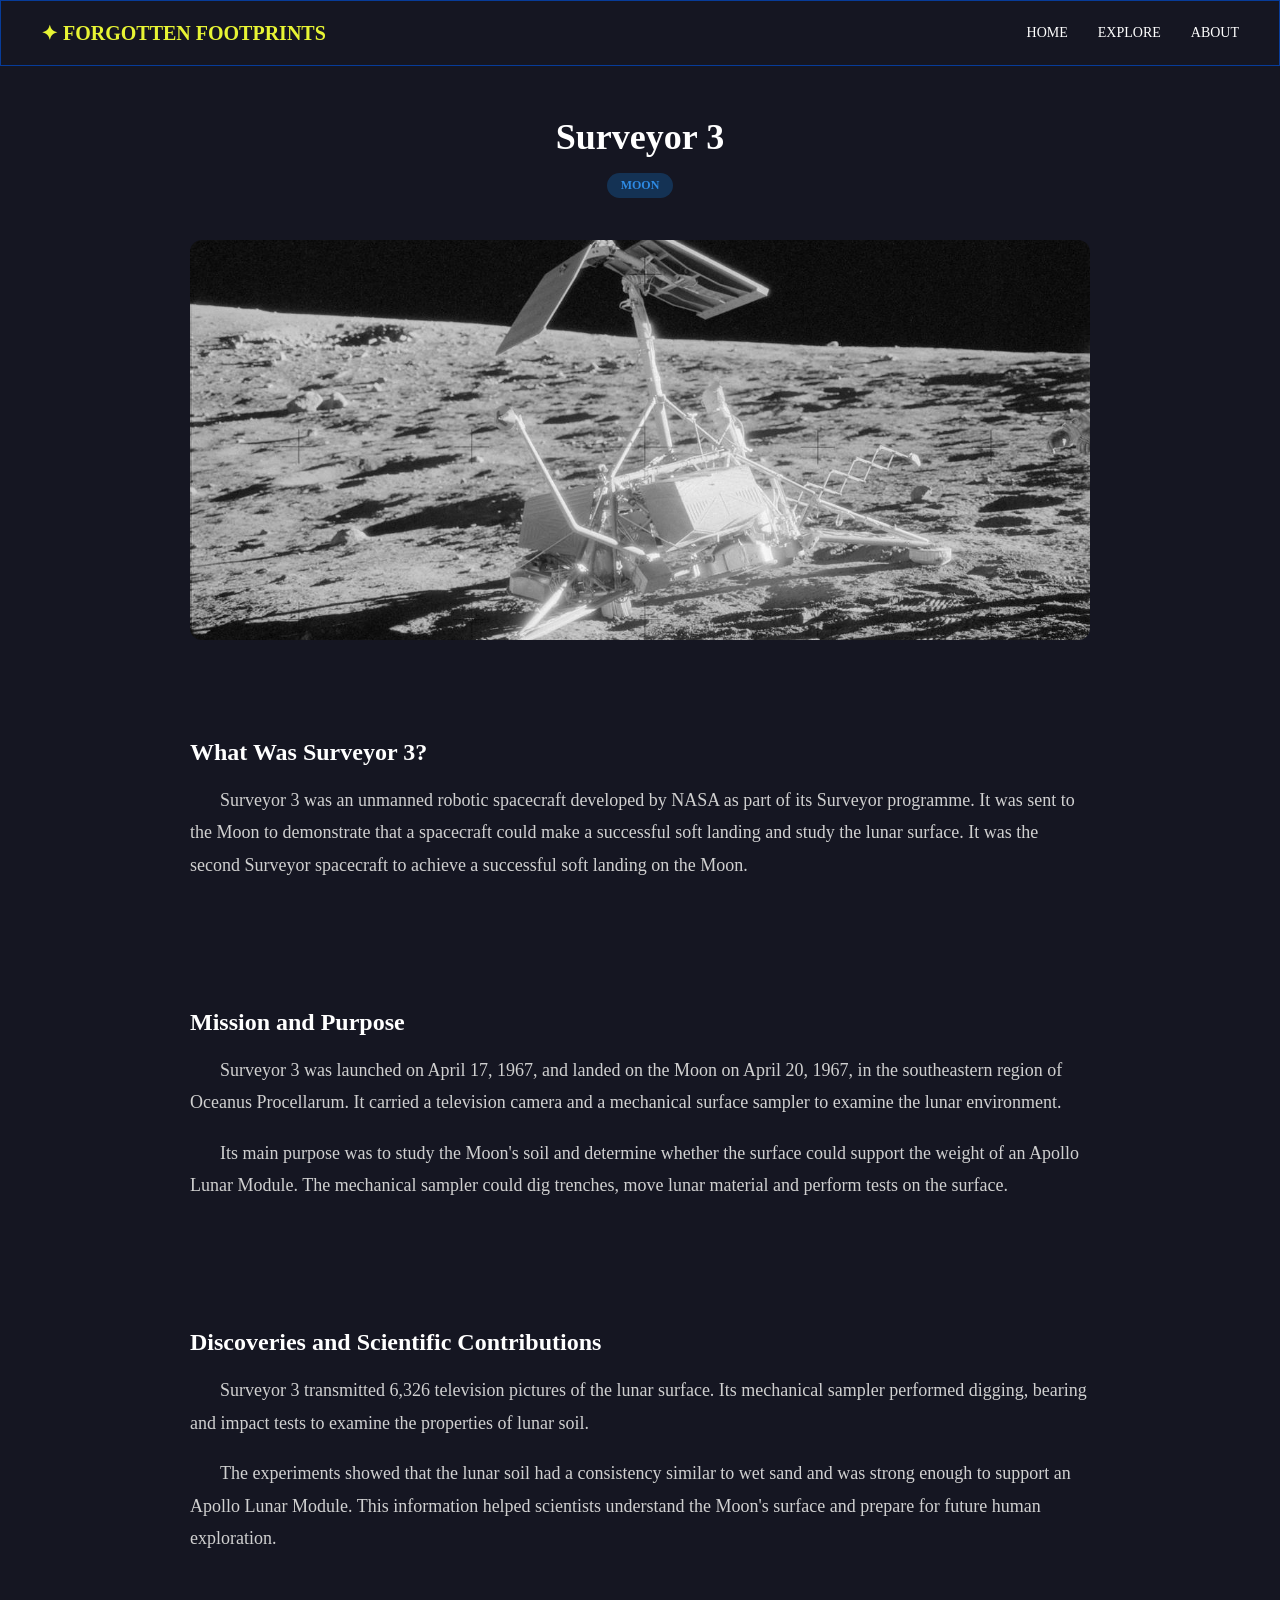
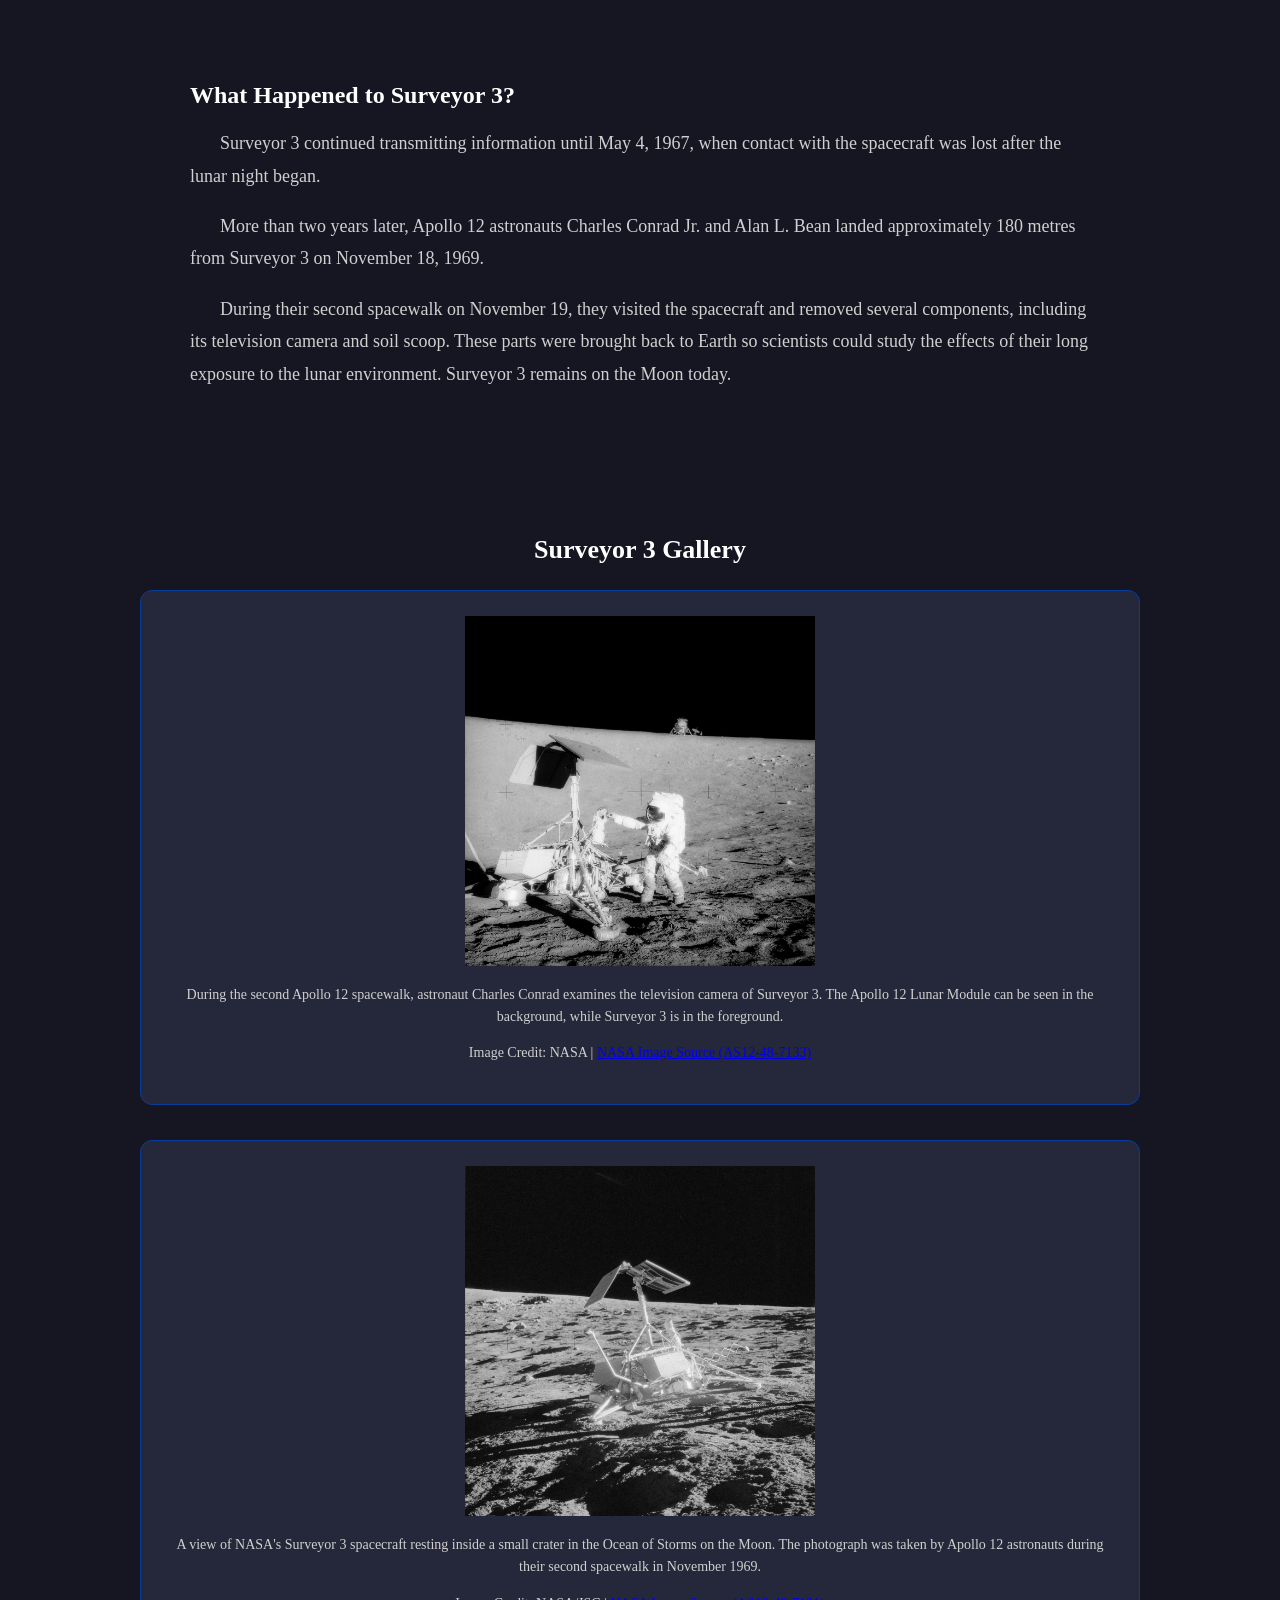
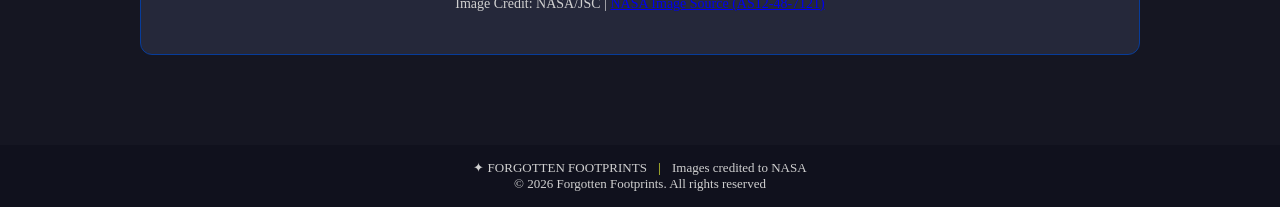
<file: surveyor-3.html>
<!DOCTYPE html>
<html lang="en">
    <head>
        <meta charset="UTF-8">
        <meta name="viewport" content="width=device-width, initial-scale=1.0">
        <title>Surveyor 3 | Forgotten Footprints</title> 

        <link rel="stylesheet" href="style.css">
    </head>

    <body>
        <nav class="navbar">
            <div class="logo">✦ FORGOTTEN FOOTPRINTS</div>

            <div class="nav-links">
                <a href="index.html">HOME</a>
                <a href="index.html#explore">EXPLORE</a>
                <a href="index.html#about">ABOUT</a>
            </div>
        </nav>

        <section class="machine-header">
            <h1>Surveyor 3</h1>
            <span class="planet-label moon">MOON</span>
        </section>

        <section class="machine-hero">
            <img src="Images/Surveyor-3/surveyor-3-in-crater.jpg" alt="surveyor-3-in-crater image">
        </section>

        <section class="story-section">
            <h2>What Was Surveyor 3?</h2>
            <p>
                Surveyor 3 was an unmanned robotic spacecraft developed
                by NASA as part of its Surveyor programme. It was sent
                to the Moon to demonstrate that a spacecraft could make
                a successful soft landing and study the lunar surface.
                It was the second Surveyor spacecraft to achieve
                a successful soft landing on the Moon.
            </p>
        </section>

        <section class="story-section">
            <h2>Mission and Purpose</h2>
            <p>
                Surveyor 3 was launched on April 17, 1967, and landed
                on the Moon on April 20, 1967, in the southeastern
                region of Oceanus Procellarum. It carried a television
                camera and a mechanical surface sampler to examine
                the lunar environment.
            </p>

            <p>
                Its main purpose was to study the Moon's soil and
                determine whether the surface could support the
                weight of an Apollo Lunar Module. The mechanical
                sampler could dig trenches, move lunar material and
                perform tests on the surface.
            </p>
        </section>

        <section class="story-section">
            <h2>Discoveries and Scientific Contributions</h2>
            <p>
                Surveyor 3 transmitted 6,326 television pictures
                of the lunar surface. Its mechanical sampler
                performed digging, bearing and impact tests to
                examine the properties of lunar soil.
            </p>

            <p>
                The experiments showed that the lunar soil had a
                consistency similar to wet sand and was strong
                enough to support an Apollo Lunar Module. This
                information helped scientists understand the
                Moon's surface and prepare for future human
                exploration.
            </p>
        </section>

        <section class="story-section">
            <h2>What Happened to Surveyor 3?</h2>
            <p>
                Surveyor 3 continued transmitting information
                until May 4, 1967, when contact with the spacecraft
                was lost after the lunar night began.
            </p>

            <p>
                More than two years later, Apollo 12 astronauts
                Charles Conrad Jr. and Alan L. Bean landed
                approximately 180 metres from Surveyor 3 on
                November 18, 1969.
            </p>

            <p>
                During their second spacewalk on November 19,
                they visited the spacecraft and removed several components, 
                including its television camera and soil scoop. 
                These parts were brought back to
                Earth so scientists could study the effects of
                their long exposure to the lunar environment.
                Surveyor 3 remains on the Moon today.
            </p>
        </section>

    
        <section class="image-gallery">
            <h2>Surveyor 3 Gallery</h2>
            <div class="gallery-container">
                <div class="gallery-item">
                    <img src="Images/Surveyor-3/surveyor-3-apollo-12-lunar-module.jpg" alt="surveyor-3-apollo-12-lunar-module">
                    <p>
                    During the second Apollo 12 spacewalk, astronaut Charles
                    Conrad examines the television camera of Surveyor 3.
                    The Apollo 12 Lunar Module can be seen in the background,
                    while Surveyor 3 is in the foreground.
                    </p>
                    <p class="image-credit">
                        Image Credit: NASA |
                        <a href="https://images.nasa.gov/details/AS12-48-7133"
                        target="_blank" rel="noopener noreferrer">
                        NASA Image Source (AS12-48-7133)
                        </a>
                    </p>
                </div>

                <div class="gallery-item">
                    <img src="Images/Surveyor-3/surveyor-3-in-crater.jpg" alt="surveyor-3-in-crater">
                    <p>
                        A view of NASA's Surveyor 3 spacecraft resting inside
                        a small crater in the Ocean of Storms on the Moon.
                        The photograph was taken by Apollo 12 astronauts during
                        their second spacewalk in November 1969.
                    </p>
                    <p class="image-credit">
                        Image Credit: NASA/JSC |
                        <a href="https://images.nasa.gov/details/as12-48-7121"
                        target="_blank" rel="noopener noreferrer">
                        NASA Image Source (AS12-48-7121)
                        </a>
                    </p>
                </div>
            </div>
        </section>

        <footer class="footer">
            <p>✦ FORGOTTEN FOOTPRINTS <span>|</span> Images credited to NASA</p>
            <p>© 2026 Forgotten Footprints. All rights reserved</p>
        </footer>

    </body>
</html>
</file>
<file: style.css>
body{
    margin: 0;
    background-color: #151622;
}

.navbar{
    display: flex;
    justify-content: space-between;
    align-items: center;
    padding: 20px 40px;
    border: 1px solid #073c9a;
}

.logo{
    color: #e7f434;
    font-size: 20px;
    font-weight: bold;
}

.nav-links{
    display: flex;
    gap: 30px;
}

.nav-links a{
    text-decoration: none;
    color: white;
    font-size: 14px;
}

.nav-links a:hover{
    color: #e7f434;
}

.hero-banner{
    margin: 25px 40px;
    position: relative;
    overflow: hidden;
    border-radius: 15px;
}
.hero-banner img{
    width: 100%;
    height: 600px;
    object-fit: cover;
    border-radius: 15px;
    display: block;
}

.hero-content{
    position: absolute;
    top: 60%;
    left: 50px;
    transform: translateY(-50%);
    color: white;
}
.hero-content h1{
    font-size: 42px;
    margin-bottom: 10px;
}
.hero-content h2{
    font-size: 23px;
    font-weight: normal;
    margin-bottom: 15px;
}
.hero-content p{
    font-size: 17px;
    margin-bottom: 28px;
    font-style: italic;
}

.hero-content button{
    background-color: #e7f434;
    color: #151622;
    border: none;
    padding: 12px 15px;
    font-size: 14px;
    font-weight: bold;
    border-radius: 5px;
    cursor: pointer;
}

.hero-banner::before {
    content: "";
    position: absolute;
    top: 0;
    left: 0;
    width: 100%;
    height: 100%;
    background: rgba(0, 0, 0, 0.5);
    border-radius: 15px;
}

.hero-content {
    z-index: 1;
}
.hero-content button:hover {
    background-color: #cbd82e;
}

.explore-section {
    margin: 60px 40px;
    text-align: center;
}

.explore-section h2 {
    color: white;
    font-size: 30px;
}

.explore-description {
    color: white;
    font-size: 16px;
    margin-bottom: 35px;
    font-style: italic;
}

.machine-container{
    display: grid;
    grid-template-columns: repeat(2,1fr);
    gap: 25px;
}
.machine-card{
    text-decoration: none;
    color: inherit;
    background-color: #25283a;
    border: 1px solid #073c9a;
    border-radius: 12px;
    padding: 30px;
    text-align: left;
    color: white;
}

.machine-card p {
    font-size: 15px;
    line-height: 1.5;
    color: #D0D0D0;
}

.machine-card img {
    width: 100%;
    height: 300px;
    object-fit: cover;
    display: block;
    border-radius: 8px;
    margin-bottom: 12px;
    box-shadow: 0 4px 12px rgba(21, 53, 89, 0.9);
}

.planet-label {
    display: inline-block;
    padding: 5px 14px;
    border-radius: 20px;
    font-size: 12px;
    font-weight: bold;
}

.moon {
    color: #2E8AE3;
    background-color: #143254;
}

.mars {
    color: #A281DB;
    background-color: #2A2C57;
}
.machine-card h3 {
    font-size: 22px;
    margin-top: 0;
    margin-bottom: 12px;
}
.planet-label{
    margin-bottom: 12px;
}

.machine-card {
    transition: transform 0.3s ease, box-shadow 0.3s ease;
}

.machine-card:hover {
    transform: translateY(-8px);
    box-shadow: 0 8px 20px rgba(0, 0, 0, 0.4);
}

.hero-content .explore-button {
    display: inline-block;
    background-color: #E7F434;
    color: #151622;
    text-decoration: none;
    padding: 12px 25px;
    font-size: 14px;
    font-weight: bold;
    border-radius: 5px;
    cursor: pointer;
}

.hero-content .explore-button:hover {
    background-color: #cbd82e;
}

.about-section {
    margin: 80px 40px;
    padding: 20px 0;
    color: white;
    text-align: center;
}

.about-section h2 {
    font-size: 28px;
    margin-bottom: 20px;
}

.about-section p {
    color: #D0D0D0;
    font-size: 16px;
    line-height: 1.8;
    max-width: 800px;
}
.about-section p{
    margin: 0 auto;
}

.footer {
    background-color: #10111D;
    text-align: center;
    padding: 15px;
    margin-top: 50px;
}

.footer p {
    color: #D0D0D0;
    font-size: 13px;
    margin: 0;
}

.footer span {
    color: #E7F434;
    margin: 0 8px;
}

.machine-header {
    text-align: center;
    margin: 50px 20px 30px;
}

.machine-header h1 {
    color: white;
    font-size: 36px;
    margin-bottom: 15px;
}

.machine-hero {
    max-width: 900px;
    margin: 0 auto 50px;
    padding: 0 20px;
}

.machine-hero img {
    width: 100%;
    height: 400px;
    object-fit: cover;
    border-radius: 12px;
    background-color: #252738;
}

.story-section {
    max-width: 900px;
    margin: 0 auto 40px;
    padding: 25px;
    color: white;
}

.story-section h2 {
    font-size: 24px;
    margin-bottom: 15px;
}

.story-section p {
    color: #D0D0D0;
    font-size: 16px;
    line-height: 1.8;
}

.image-gallery {
    max-width: 1000px;
    margin: 60px auto;
    padding: 20px;
}

.image-gallery h2 {
    color: white;
    font-size: 26px;
    margin-bottom: 25px;
    text-align: center;
}

.gallery-container {
    display: flex;
    flex-direction: column;
    gap: 25px;
}

.gallery-item {
    background-color: #25283a;
    border: 1px solid #073c9a;
    border-radius: 12px;
    padding: 25px;
    margin-bottom: 10px;
    text-align: center;
    
}

.gallery-item img {
    width: 100%;
    height: 350px;
    object-fit: contain;
    border-radius: 8px;
}
.gallery-item p {
    color: #D0D0D0;
    font-size: 14px;
    line-height: 1.6;
}


.story-section p {
    color: #D0D0D0;
    font-size: 18px;
    line-height: 1.8;
    text-indent: 30px;
}


.filter-buttons {
    display: flex;
    justify-content: center;
    gap: 15px;
    margin-bottom: 30px;
}

.filter-buttons button {
    padding: 10px 25px;
    border: 1px solid #073C9A;
    border-radius: 20px;
    background-color: #252738;
    color: white;
    font-size: 14px;
    cursor: pointer;
    transition: 0.3s;
}

.filter-buttons button:hover {
    background-color: #071d37;
}


.filter-buttons button.active {
    background-color: #E7F434;
    color: #151622;
    border-color: #E7F434;
}

.surveyor-thumb {
    object-fit: cover;
    object-position: center 65%;
}

@media (max-width: 600px) {
    .hero-content h1 {
        font-size: 28px;
    }
    .machine-container {
    grid-template-columns: 1fr;
    }
    .navbar {
    padding: 15px;
    flex-wrap: wrap;
    gap: 15px;
    }
    .nav-links {
    gap: 15px;
    }
    
}
</file>
